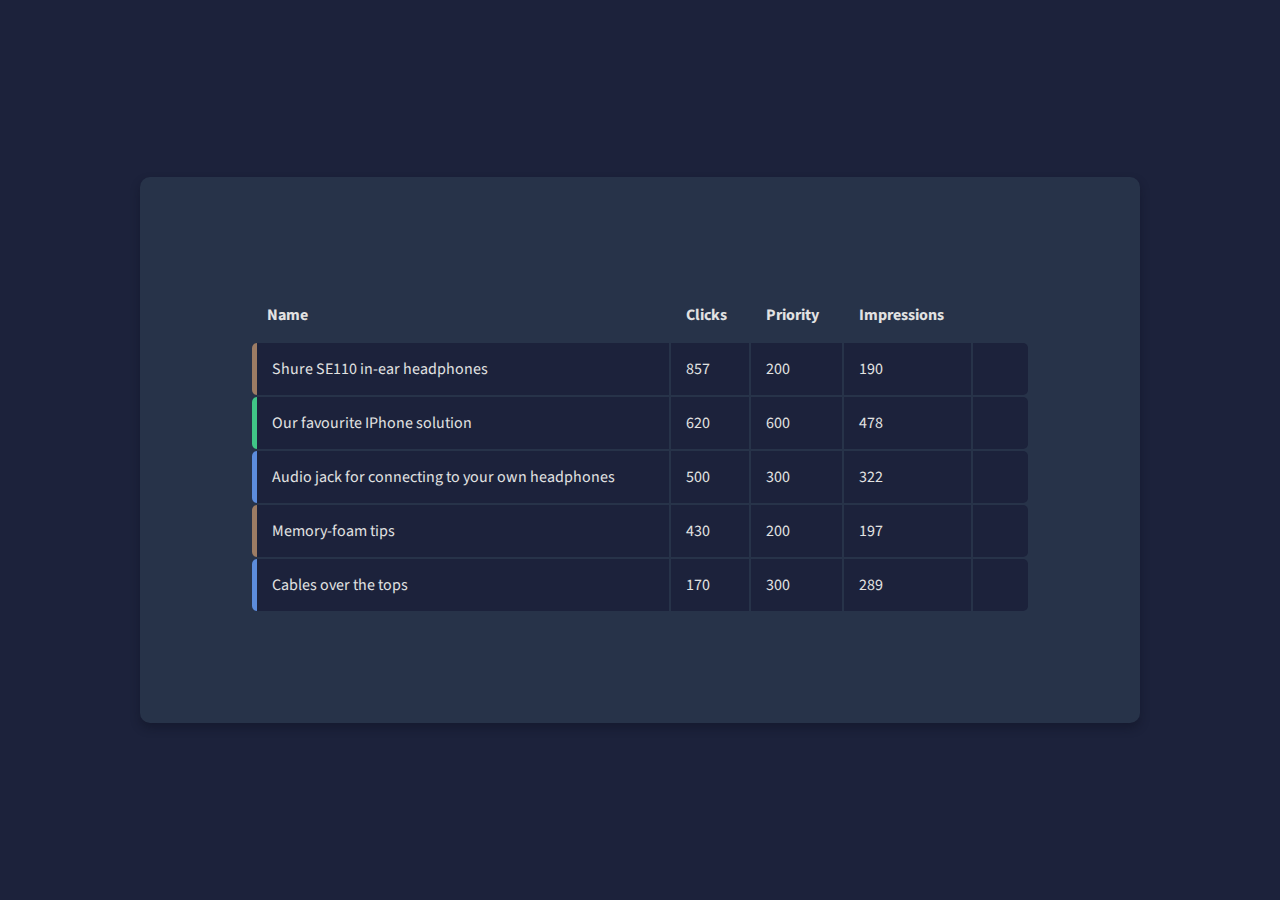
<file: ads-manager/index.html>
<!DOCTYPE html>
<html lang="en">
<head>
    <meta charset="UTF-8">
    <meta http-equiv="X-UA-Compatible" content="IE=edge">
    <meta name="viewport" content="width=device-width, initial-scale=1.0">
    <link rel="stylesheet" href="https://cdnjs.cloudflare.com/ajax/libs/font-awesome/5.15.3/css/all.min.css" integrity="sha512-iBBXm8fW90+nuLcSKlbmrPcLa0OT92xO1BIsZ+ywDWZCvqsWgccV3gFoRBv0z+8dLJgyAHIhR35VZc2oM/gI1w==" crossorigin="anonymous" />
    <link rel='stylesheet' href='style.css'>
    <title>Ads Manager</title>
</head>
<body>
    <div class="container">
        <table>
            <thead>
                <tr>
                    <th>Name</th>
                    <th>Clicks</th>
                    <th>Priority</th>
                    <th>Impressions</th>
                    <th></th>
                </tr>
            </thead>
            <tbody>
                <tr class="priority-200">
                    <td>Shure SE110 in-ear headphones</td>
                    <td>857</td>
                    <td><i class="fas fa-circle"></i>200</td>
                    <td>190</td>
                    <td><button class="delete"><i class="fas fa-trash"></i></button></td>
                </tr>
                <tr class="priority-600">
                    <td>Our favourite IPhone solution</td>
                    <td>620</td>
                    <td><i class="fas fa-circle"></i>600</td>
                    <td>478</td>
                    <td>
                      <button class="delete"><i class="fas fa-trash"></i></button>
                    </td>
                  </tr>
                  <tr class="priority-300">
                    <td>Audio jack for connecting to your own headphones</td>
                    <td>500</td>
                    <td><i class="fas fa-circle"></i>300</td>
                    <td>322</td>
                    <td>
                      <button class="delete"><i class="fas fa-trash"></i></button>
                    </td>
                  </tr>
                  <tr class="priority-200">
                    <td>Memory-foam tips</td>
                    <td>430</td>
                    <td><i class="fas fa-circle"></i>200</td>
                    <td>197</td>
                    <td>
                      <button class="delete"><i class="fas fa-trash"></i></button>
                    </td>
                  </tr>
                  <tr class="priority-300">
                    <td>Cables over the tops</td>
                    <td>170</td>
                    <td><i class="fas fa-circle"></i>300</td>
                    <td>289</td>
                    <td>
                      <button class="delete"><i class="fas fa-trash"></i></button>
                    </td>
                  </tr>
            </tbody>
        </table>
    </div>
</body>
</html>
</file>
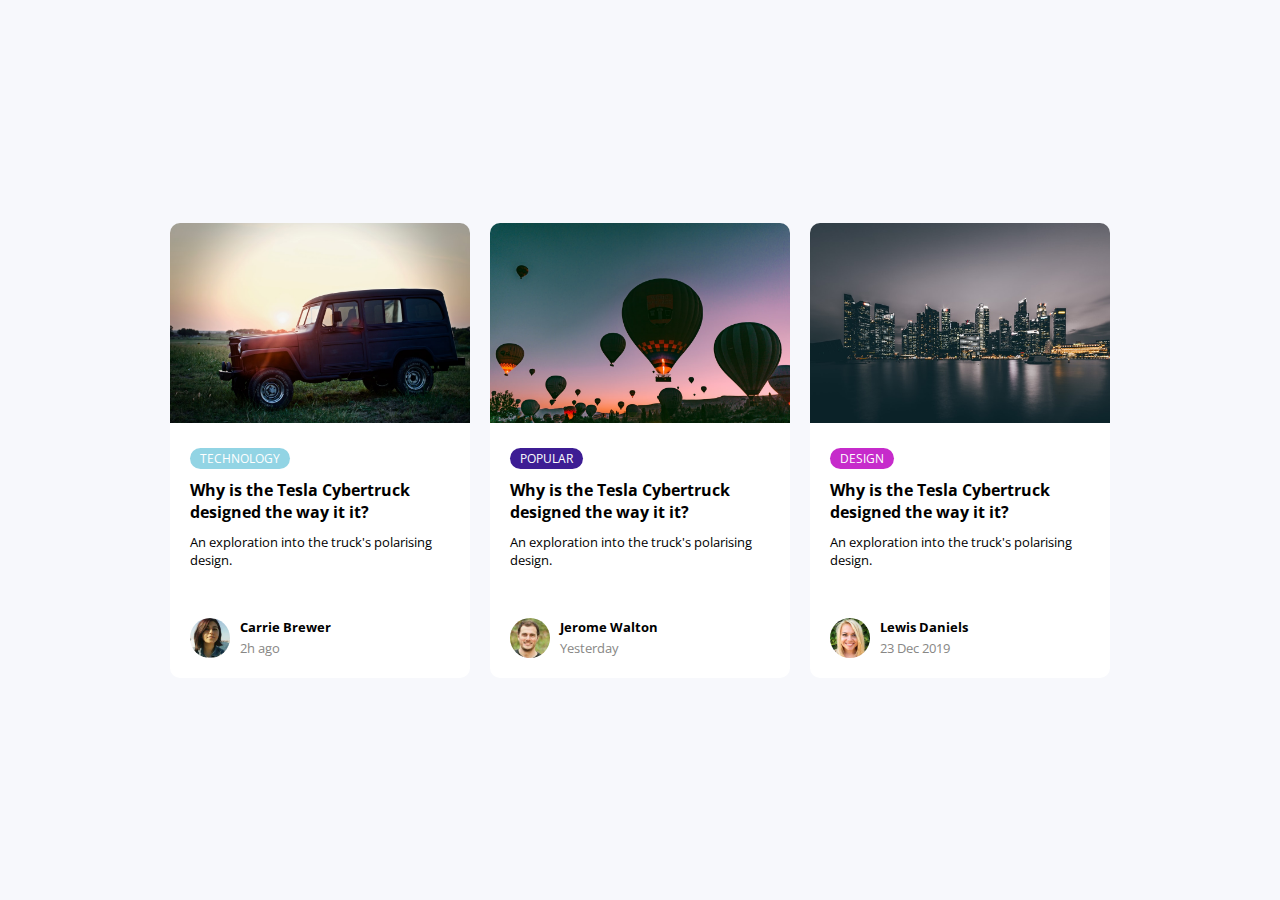
<file: blog-posts/index.html>
<!DOCTYPE html>
<html lang="en">
<head>
    <meta charset="UTF-8">
    <meta http-equiv="X-UA-Compatible" content="IE=edge">
    <meta name="viewport" content="width=device-width, initial-scale=1.0">
    <link rel='stylesheet' href='style.css'>
    <title>Blog Cards</title>
</head>
<body>
    <div class="container">
        <div class="card">
            <div class="card-header">
                <img src='./images/rover.jpeg' alt=''>
            </div>
            <div class="card-body">
                <span class="tag tag-teal">Technology</span>
                <h4>Why is the Tesla Cybertruck designed the way it it?</h4>
                    <p>An exploration into the truck's polarising design.</p>

                <div class="user">
                    <img src='./images/user-1.jpg' alt=''>
                    <div class="user-info">
                        <h5>Carrie Brewer</h5>
                        <small>2h ago</small>
                    </div>
                </div>
            </div>
        </div>
        <div class="card">
            <div class="card-header">
                <img src='./images/ballons.jpeg' alt=''>
            </div>
            <div class="card-body">
                <span class="tag tag-purple">Popular</span>
                <h4>Why is the Tesla Cybertruck designed the way it it?</h4>
                    <p>An exploration into the truck's polarising design.</p>

                <div class="user">
                    <img src='./images/user-2.jpg' alt=''>
                    <div class="user-info">
                        <h5>Jerome Walton</h5>
                        <small>Yesterday</small>
                    </div>
                </div>
            </div>
        </div>
        <div class="card">
            <div class="card-header">
                <img src='./images/city.jpeg' alt=''>
            </div>
            <div class="card-body">
                <span class="tag tag-pink">Design</span>
                <h4>Why is the Tesla Cybertruck designed the way it it?</h4>
                    <p>An exploration into the truck's polarising design.</p>

                <div class="user">
                    <img src='./images/user-3.jpg' alt=''>
                    <div class="user-info">
                        <h5>Lewis Daniels</h5>
                        <small>23 Dec 2019</small>
                    </div>
                </div>
            </div>
        </div>
    </div>
</body>
</html>
</file>
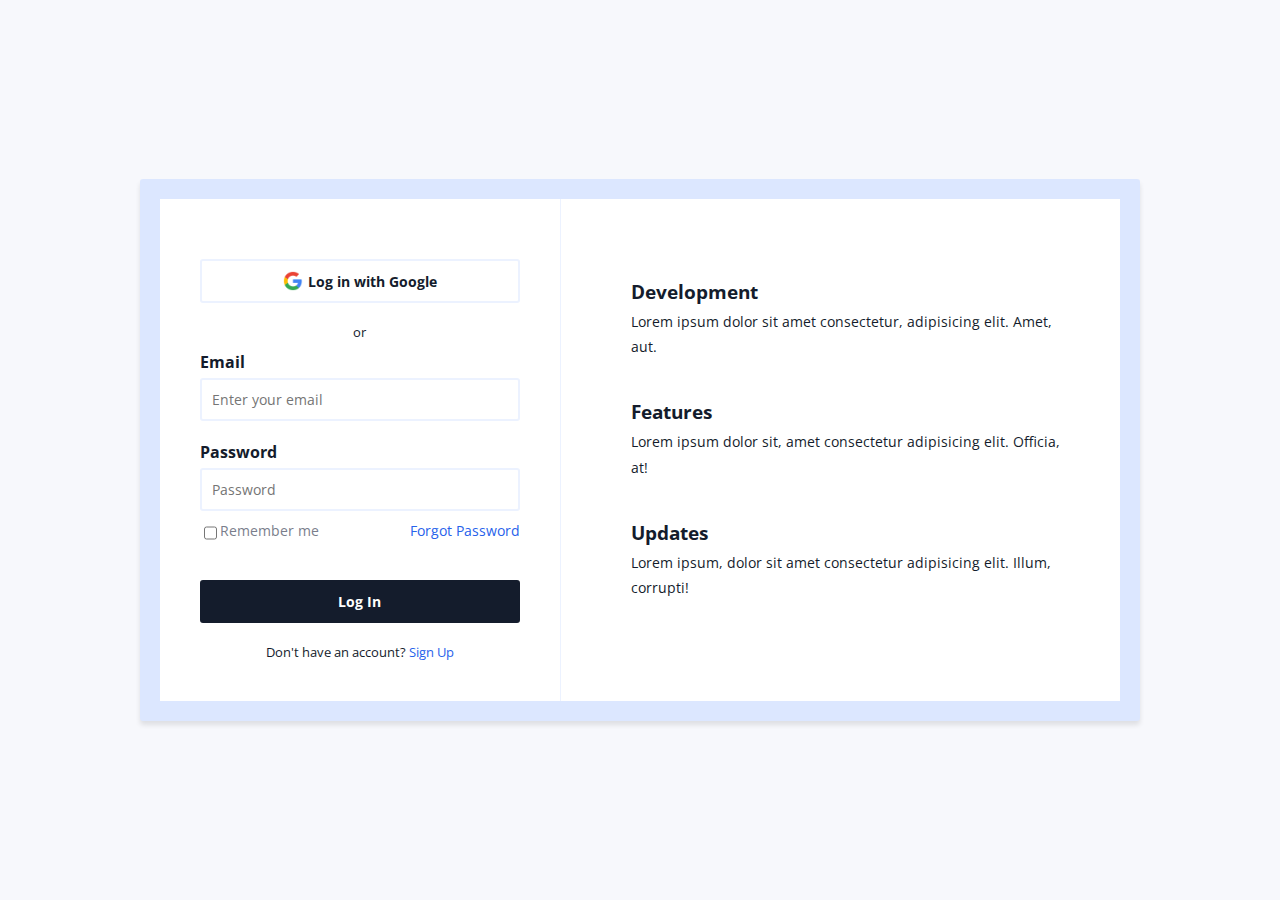
<file: login/index.html>
<!DOCTYPE html>
<html lang="en">
<head>
    <meta charset="UTF-8">
    <meta http-equiv="X-UA-Compatible" content="IE=edge">
    <meta name="viewport" content="width=device-width, initial-scale=1.0">
    <link rel="stylesheet" href="https://cdnjs.cloudflare.com/ajax/libs/font-awesome/5.15.3/css/all.min.css" integrity="sha512-iBBXm8fW90+nuLcSKlbmrPcLa0OT92xO1BIsZ+ywDWZCvqsWgccV3gFoRBv0z+8dLJgyAHIhR35VZc2oM/gI1w==" crossorigin="anonymous" />
    <link rel='stylesheet' href='style.css' />
    <title>Login</title>
</head>
<body>
    <div class="container">
        <form>
            <button class="btn btn-ghost">
                <img src='./images/google.png' alt='';>
                Log in with Google
            </button>

            <small>or</small>

            <div class="form-control">
                <label for='email'>Email</label>
                <input type='email' id='email' placeholder="Enter your email">
            </div>

            <div class="form-control">
                <label for='password'>Password</label>
                <input type='password' id='password' placeholder="Password">
            </div>

            <div class="checkbox-container">
                <input type="checkbox" id="remember">
                <label for='remember'>Remember me</label>

                <a href='#'>Forgot Password</a>
            </div>

            <button class="btn">Log In</button>

            <small>Don't have an account? <a href='#'>Sign Up</a></small>
        </form>

        <div class="features">
            <div class="feature">
                <i class="fas fa-code"></i>
                <h3>Development</h3>
                <p>Lorem ipsum dolor sit amet consectetur, adipisicing elit. Amet, aut.</p>
            </div>

            <div class="feature">
                <i class="fas fa-gift"></i>
                <h3>Features</h3>
                <p>Lorem ipsum dolor sit, amet consectetur adipisicing elit. Officia, at!</p>
            </div>

            <div class="feature">
                <i class="fas fa-edit"></i>
                <h3>Updates</h3>
                <p>Lorem ipsum, dolor sit amet consectetur adipisicing elit. Illum, corrupti!</p>
            </div>
        </div>
    </div>


</body>
</html>
</file>
<file: ads-manager/style.css>
@import url('https://fonts.googleapis.com/css2?family=Source+Sans+Pro:wght@200;600&display=swap');

* {
    box-sizing: border-box;
}

body {
    background-color: #1c223b;
    color: #fff;
    font-family: 'Source Sans Pro', sans-serif;
    display: flex;
    align-items: center;
    justify-content: center;
    height: 100vh;
    margin: 0;
}

.container {
    background-color: #273349;
    border-radius: 10px;
    box-shadow: 0 5px 10px rgba(12,16,31,0.4);
    padding: 100px;
    margin: auto;
    width: 1000px;
}

table {
    color: #e2e2e2;
    padding: 10px;
    width: 100%;
}

table th,
table td {
    padding: 15px;
    text-align: left;
}

table tbody tr {
    background-color: #1c223b;
}

table tbody tr:hover {
    background-color: #151b31;
    box-shadow: 0 3px 5px rgba(0,0,0,0.2);
}

table tbody tr td:first-of-type {
    border-top-left-radius: 5px;
    border-bottom-left-radius: 5px;
}

table tbody tr td:last-of-type {
    text-align: center;
    border-top-right-radius: 5px;
    border-bottom-right-radius: 5px;
}

table tbody tr.priority-200 td:first-of-type {
    border-left: 5px solid #9c7c64;
}

table tbody tr.priority-300 td:first-of-type {
    border-left: 5px solid #5c8cdc;
}

table tbody tr.priority-600 td:first-of-type {
    border-left: 5px solid #40c587;
}

table tbody tr td .fa-circle {
    transform: scale(0.5);
}

table tbody tr.priority-200 td .fa-circle {
    color: #9c7c64;
}

table tbody tr.priority-300 td .fa-circle {
    color: #5c8cdc;
}

table tbody tr.priority-600 td .fa-circle {
    color: #40c587;
}

.delete {
    background-color: #242c4c;
    border: 0;
    border-radius: 2px;
    color: #909090;
    cursor: pointer;
    font-size: 16px;
    padding: 5px 10px;
    opacity: 0;
}

table tbody tr:hover .delete {
    opacity: 1;
}

@media(max-width: 768px) {
    .container {
        padding: 20px;
    }

    table tbody tr .delete {
        opacity: 1;
    }
    
    table th:nth-of-type(3),
    table td:nth-of-type(3) {
        display: none;
    }
}
</file>
<file: blog-posts/style.css>
@import url('https://fonts.googleapis.com/css2?family=Open+Sans:ital,wght@0,400;1,600&display=swap');

* {
    box-sizing: border-box;
}

body {
    background-color: #f7f8fc;
    font-family: 'Open Sans', sans-serif;
    display: flex;
    align-items: center;
    justify-content: center;
    height: 100vh;
    margin: 0;
}

.container {
    display: grid;
    grid-template-columns: repeat(3, 1fr);
    gap: 20px;
    width: 940px;
    margin: auto;
}

.card {
    background-color: white;
    border-radius: 10px;
    box-shadow: 0 2 px 20px rgba(0, 0, 0, 0.1);
    overflow: hidden;
    width: 300px;
}

.card-header img {
    width: 100%;
    height: 200px;
    object-fit: cover;
}

.card-body {
    display: flex;
    flex-direction: column;
    align-items: start;
    padding: 20px;
    min-height: 250px;
}

.tag {
    background: #777;
    border-radius: 50px;
    font-size: 12px;
    margin: 0;
    color: #fff;
    padding: 2px 10px;
    text-transform: uppercase;
}

.tag-teal {
    background-color: #92d4e4;
}

.tag-purple {
    background-color: #3d1d94;
}

.tag-pink {
    background-color: #c62bcb;
}

.card-body h4 {
    margin: 10px 0;
}

.card-body p {
    font-size: 13px;
    margin: 0 0 40px;
}

.user {
    display: flex;
    margin-top: auto;
}

.user img {
    width: 40px;
    height: 40px;
    border-radius: 50%;
    margin-right: 10px;
}

.user-info h5 {
    margin: 0;
}

.user-info small {
    color: #888785;
}

@media (max-width: 940px) {
    .container {
        grid-template-columns: 1fr;
        justify-items: center;
    }
}
</file>
<file: login/style.css>
@import url('https://fonts.googleapis.com/css2?family=Open+Sans:ital,wght@0,400;1,600&display=swap');

* {
    box-sizing: border-box;
}

body {
    background-color: #f7f8fc;
    color: #141c2c;
    font-family: 'Open Sans', sans-serif;
    display: flex;
    align-items: center;
    justify-content: center;
    height: 100vh;
    margin: 0;
}

a {
    color: #2762eb;
    text-decoration: none;
}

.container {
    background-color: #fff;
    border-radius: 3px;
    border: 20px solid #dce7ff;
    width: 1000px;
    display: flex;
    box-shadow: 0 4px 5px rgba( 0,0,0,0.1);
}

form {
    border-right: 1px solid #ecf2ff;
    display: flex;
    flex-direction: column;
    align-items: center;
    justify-content: center;
    padding: 40px;
    flex: 1;
}

.form-control {
    margin: 10px 0;
    width: 100%;
}

label {
    display: inline-block;
    font-weight: bold;
    margin-bottom: 5px;
}

input:not([type='checkbox']) {
    background-color: transparent;
    border: 2px solid #ecf2ff;
    border-radius: 3px;
    font-family: inherit;
    font-size: 14px;
    padding: 10px;
    width: 100%;
}

.checkbox-container {
    display: flex;
    justify-content: space-between;
    font-size: 14px;
    margin-bottom: 15px;
    width: 100%;
}

.checkbox-container label {
    color: #7a7e8c;
    font-weight: normal;
}

.checkbox-container a {
    margin-left: auto;
}

.btn {
    background-color: #141c2c;
    border: 2px solid #141c2c;
    border-radius: 3px;
    color: #fff;
    display: flex;
    align-items: center;
    justify-content: center;
    font-family: inherit;
    font-weight: bold;
    font-size: 14px;
    padding: 10px;
    margin: 20px 0;
    width: 100%;
}

.btn-ghost {
    background-color: transparent;
    border-color: #ecf2ff;
    color: #141c2c;
}

.btn img {
    margin-right: 5px;
    width: 20px;
    cursor: pointer;
}

.features {
    flex: 1.5;
    padding: 40px;
}

.feature {
    padding-left: 30px;
    position: relative;
    margin: 40px 0;
}

.feature i {
    color: #2762eb;
    position: absolute;
    top: 5px;
    left: 0;
}

.feature h3 {
    margin: 0;
}

.feature p {
    font-size: 14px;
    line-height: 1.8;
    margin: 5px 0;
}

@media(max-width: 768px) {
    .container {
        flex-direction: column;
    }

    form {
        border-right: 0;
    }
}
</file>
